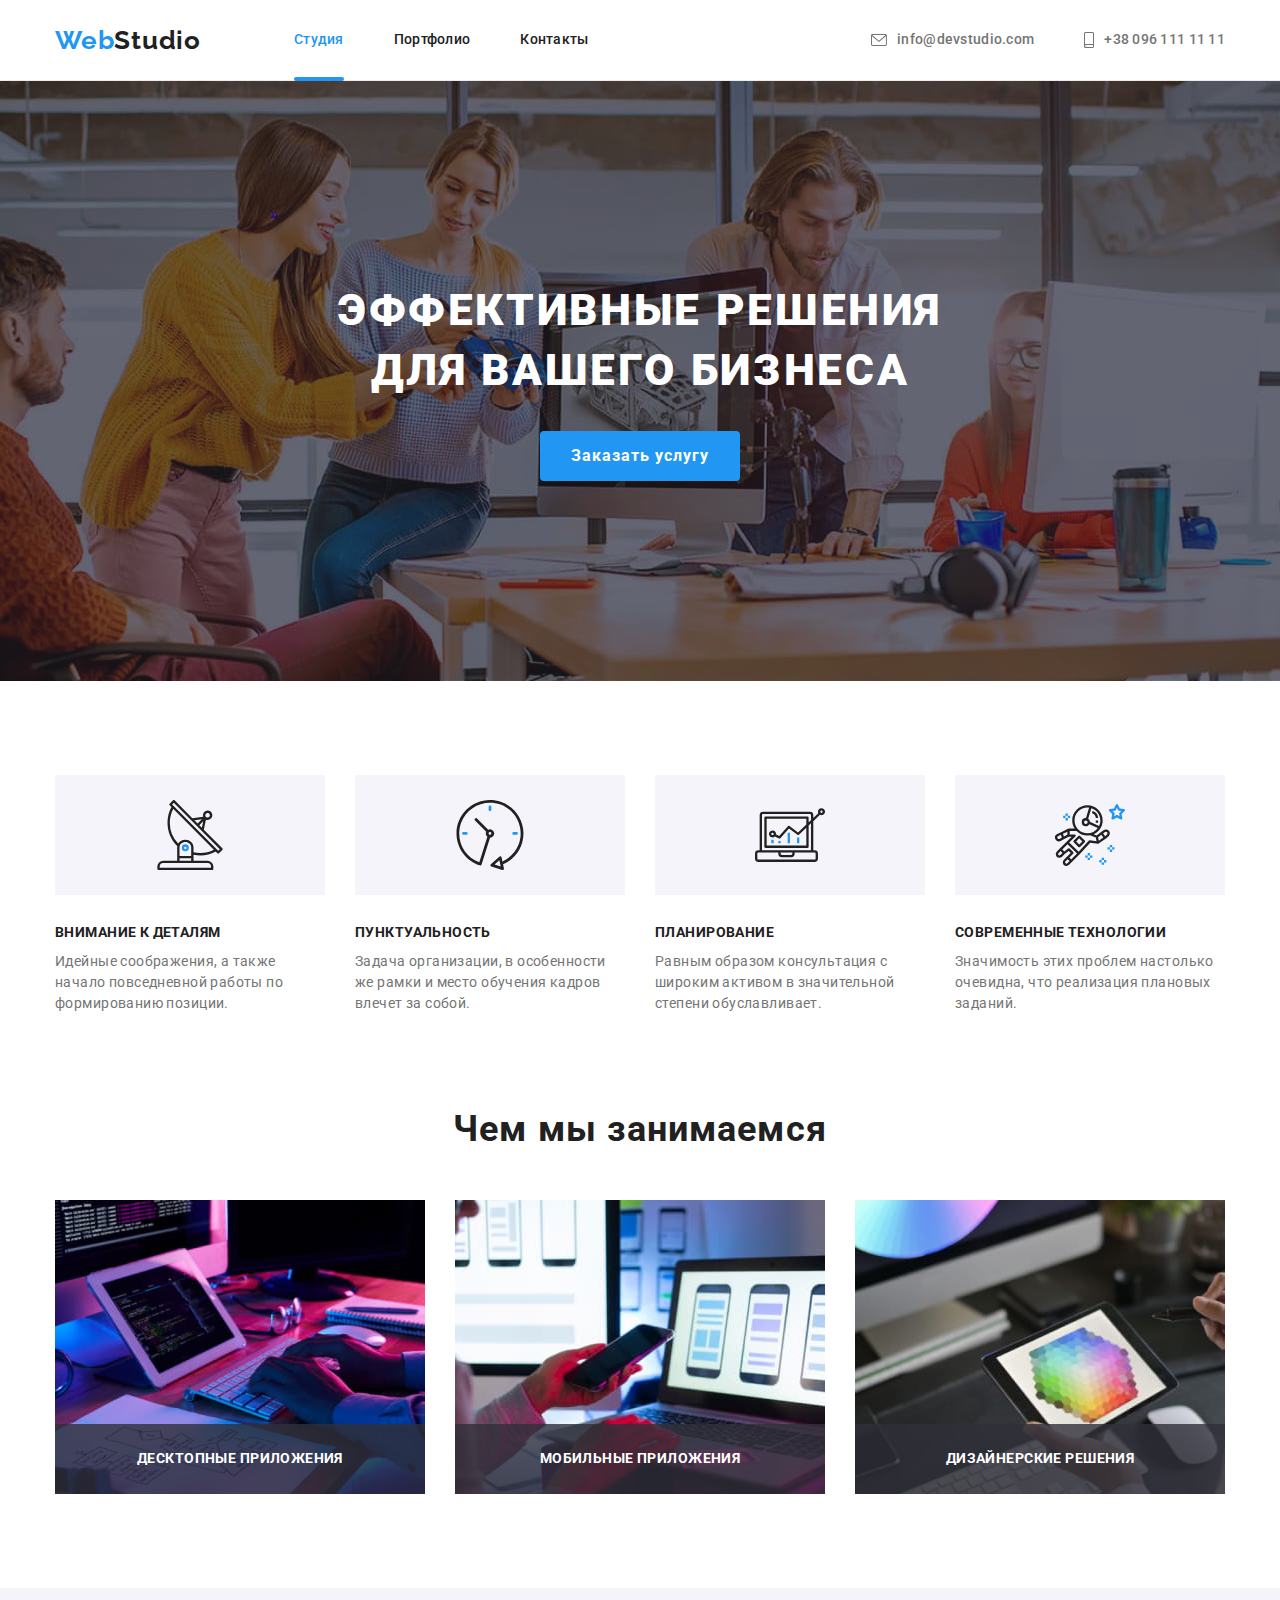
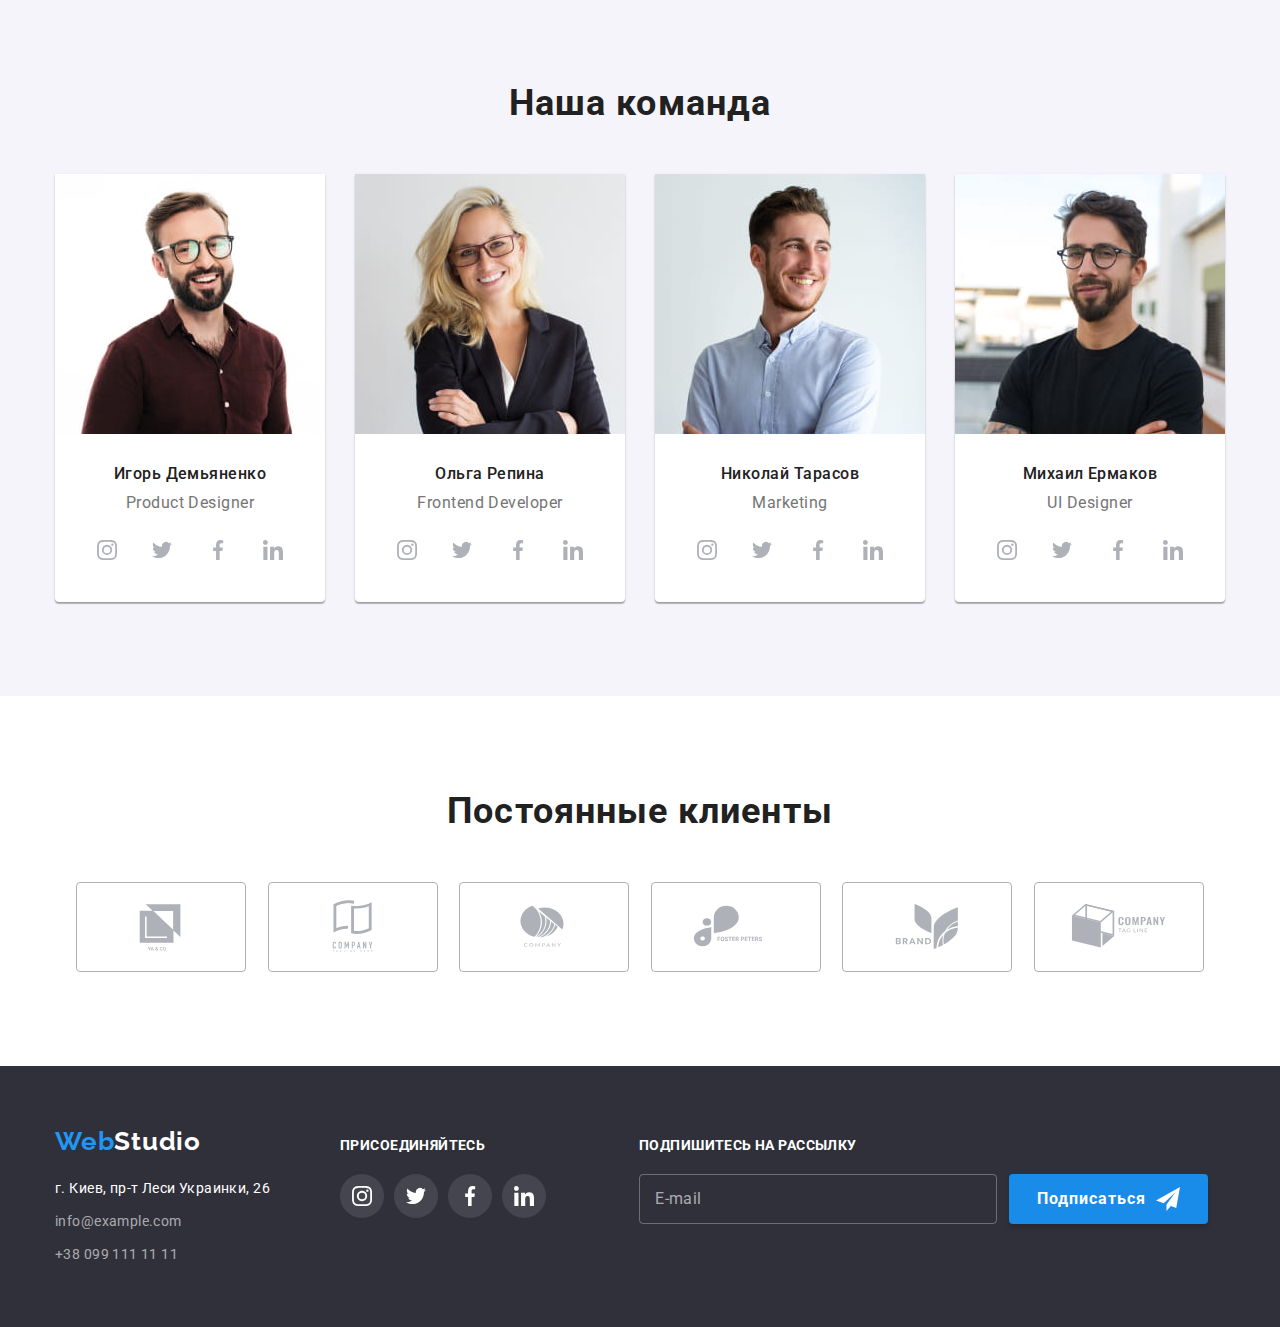
<file: index.html>
<!DOCTYPE html>
<html lang="ru">
<head>
    <meta charset="UTF-8">
    <meta http-equiv="X-UA-Compatible" content="IE=edge">
    <meta name="viewport" content="width=device-width, initial-scale=1.0">
    <title>студия</title>
    <link rel="preconnect" href="https://fonts.googleapis.com">
<link rel="preconnect" href="https://fonts.gstatic.com" crossorigin>
<link href="https://fonts.googleapis.com/css2?family=Raleway:wght@700&family=Roboto:wght@400;500;700;900&display=swap" rel="stylesheet">
<link rel="stylesheet" href="https://cdnjs.cloudflare.com/ajax/libs/modern-normalize/1.1.0/modern-normalize.min.css">
<link rel="stylesheet" href="./css/main.min.css">
</head>
<!--body-section--> 
<body class="body-page">
   <!--header-section-->  
  <header class="header">
<div class="container header__container">
        <nav class="header__nav">
<a class="full-logo header__logo " href="https//www.webstudio.ua" 
 title="https//www.webstudio.ua" target=_self> 
    <span class="header__logo-part--web">Web</span>Studio</a>
    
        <ul class="header__site-nav">
        
        <li class="header__site-nav-item"><a class="header__site-nav-link header__site-nav-link-now-on" href="./index.html"> Студия </a></li>
        <li class="header__site-nav-item"><a class="header__site-nav-link" href="./portfolio.html"> Портфолио </a></li>
        <li class="header__site-nav-item"><a class="header__site-nav-link" href="#contacts-footer"> Контакты </a></li>
            
        </ul>
    </nav>
        <ul class="header__contacts-nav">

        <li class="header__contacts-item"><a class="header__contacts-item-link" href=mailto:info@devstudio.com title="info@devstudio.com"><svg class="header__contacts-item-icon-email" width="16" height="12">
                  <use href="./images/sprite.svg#envelope">
                  </use>
                </svg> info@devstudio.com </a></li>
        <li class="header__contacts-item"><a class="header__contacts-item-link" href=tel:+380961111111  title="call-us"><svg class="header__contacts-item-icon-phone" width="10" height="16">
                  <use href="./images/sprite.svg#smartphone">
                  </use>
                </svg> +38 096 111 11 11 </a></li>
            
        </ul>

</div>
    </header><!---end-of-header-section--> 
       
    <main>  <!--start-of-main-section-->
<section class="hero hero__background"> 
    <div class="container hero__container">
<h1 class="hero__title">Эффективные решения для вашего бизнеса</h1>


<button class="hero__button " type="button"  name="order-service" data-open-modal>Заказать услугу</button>
<div class="hero__backdrop is-hidden" data-backdrop>
  <div class="hero__modal">
     <button class="hero__modal-close" data-close-modal>
                  <svg class="hero__modal-close-icon" width="11" height="11">
                    <use href="./images/sprite.svg#modal-close-button">
                    </use>
                  </svg>
    </button>
    <div class="form">
      <p class="form__title">Оставьте свои данные, мы вам перезвоним</p>
      <form class="modal-form">
        <label class="form__label">
        <span class="form__name">Имя</span>
        <input class="form__input" type="text" name="name" id="name"/>
      <svg class="form__logo" width="18" height="18">
       <use href="./images/sprite.svg#person-logo"></use></svg></label>

        <label class="form__label"><span class="form__name">Телефон</span>
        <input class="form__input" type="tel" name="tel" id="tel"/>
        <svg class="form__logo" width="18" height="18">
       <use href="./images/sprite.svg#phone-logo"></use></svg></label>

        <label class="form__label"><span class="form__name">Почта</span>
        <input class="form__input" type="email" name="mail" id="mail"/><svg class="form__logo" width="18" height="18">
       <use href="./images/sprite.svg#email-logo"></use></svg></label>

        <label class="form__label"><span class="form__name coments">Комментарий</span>
        <textarea class="form__text" name="coments" placeholder="Введите текст"></textarea></label>

      <label class="form__agreement">
        <input class="form__agreement-checkbox" type="checkbox" name="agreement" value="agreement" />
        <span class="form__agreement-text">Соглашаюсь с рассылкой и принимаю&nbsp;
          <a class="form__agreement-link" href="">Условия договора</a></span>
         
    
    </label>
       <button class="form__submit-button" type="submit">Отправить</button>
  
        



      </form>
    </div>
  </div>
</div>
</div>
</section> 

<section class="goals">
    <div class="container goals__container">
        <h2 class="hidden">our-goals</h2> <!--hide-when-styling-->
   <ul class="goals__list list">
        <li class="goals__item">
            <div class="goals__thumb">
                <svg class="goals__icon" width="70" height="70">
                  <use  href="./images/sprite.svg#antenna" >
                  </use>
                </svg>
              </div>
            <h3 class="goals__title" >Внимание к деталям </h3>
            <p class="goals__description">Идейные соображения, а также начало повседневной работы по формированию позиции.</p>
        </li>
        
        <li class="goals__item">
            <div class="goals__thumb">
                <svg class="goals__icon" width="70" height="70">
                  <use  href="./images/sprite.svg#clock" >
                  </use>
                </svg>
              </div>
            <h3 class="goals__title">Пунктуальность </h3>
            <p class="goals__description">Задача организации, в особенности же рамки и место обучения кадров влечет за собой.</p>
        </li>

        <li class="goals__item">
            <div class="goals__thumb">
                <svg class="goals__icon" width="70" height="70">
                  <use  href="./images/sprite.svg#diagram" >
                  </use>
                </svg>
              </div>
            <h3 class="goals__title"> Планирование </h3>
            <p class="goals__description">Равным образом консультация с широким активом в значительной степени обуславливает.</p>
        </li>
        
        <li class="goals__item">
            <div class="goals__thumb">
                <svg class="goals__icon" width="70" height="70">
                  <use  href="./images/sprite.svg#astronaut" >
                  </use>
                </svg>
              </div>
            <h3 class="goals__title">Современные технологии</h3>
            <p class="goals__description">Значимость этих проблем настолько очевидна, что реализация плановых заданий.</p>
        </li>

    </ul>
    </div>
</section>
<section class="offers">
    <div class="offers__container container">
    <h2 class="offers__title"> Чем мы занимаемся </h2>
<ul class="offers__list">
            <li class="offers__item">
              <img class="offers__image" src="./images/coding.jpg" alt="coding" width="370">
              <div class="offers__sign-container">
                <p class="offers__sign" >Десктопные приложения</p></div>
            </li>
            <li class="offers__item">
              <img  class="offers__image" src="./images/app-design.jpg" alt="app-design" width="370">
              <div class="offers__sign-container">
                <p class="offers__sign" >Мобильные приложения</p></div>
            </li>
            <li class="offers__item">
              <img class="offers__image" src="./images/design.jpg" alt="design" width="370">
            <div class="offers__sign-container">
                <p class="offers__sign">Дизайнерские решения</p></div>
            </li>
    
</ul>
</div>
</section>

<section class="team "> 
<div class="team__container container ">
<h2 class="team__title "> Наша команда </h2> 
<ul class="team__list  list"> 
    
        <li class="team__item "> 
            <img class="team__photo" src="./images/demianenko.jpg" alt="igor-demianenko" width="270" >
            <div class="team__content">
            <h3 class="team__name">Игорь Демьяненко</h3>
            <p class="team__position">Product Designer</p>
            <ul class="team__socials">
                  <li class="team__socials-item">
                    <a href="***" class="team__socials-link" aria-label="instagram">
                    <svg class="team__socials-logo" width="20" height="20">
                      <use href="./images/sprite.svg#instagram-main" ></use>
                    </svg>
                    </a>
                  </li>
                  <li class="team__socials-item">
                    <a href="***" class="team__socials-link" aria-label="twitter">
                    <svg class="team__socials-logo" width="20" height="20">
                      <use href="./images/sprite.svg#twitter-main" ></use>
                    </svg>
                    </a>
                  </li>
                  <li class="team__socials-item">
                    <a href="***" class="team__socials-link" aria-label="facebook">
                    <svg class="team__socials-logo" width="20" height="20">
                      <use href="./images/sprite.svg#facebook-main" ></use>
                    </svg>
                    </a>
                  </li>
                  <li class="team__socials-item">
                    <a href="***" class="team__socials-link" aria-label="linkedin">
                    <svg class="team__socials-logo" width="20" height="20">
                      <use href="./images/sprite.svg#linkedin-main" ></use>
                    </svg>
                    </a>
                  </li>
                </ul>
            </div>
            
        </li>
        
        <li class="team__item">
            <img class="team__photo" src="./images/repina.jpg" alt="olga-repina" width="270" >
            <div class="team__content">
            <h3 class="team__name">Ольга Репина</h3>
            <p class="team__position">Frontend Developer</p>
            <ul class="team__socials">
                  <li class="team__socials-item">
                    <a href="***" class="team__socials-link" aria-label="instagram">
                    <svg class="team__socials-logo" width="20" height="20">
                      <use href="./images/sprite.svg#instagram-main" ></use>
                    </svg>
                    </a>
                  </li>
                  <li class="team__socials-item">
                    <a href="***" class="team__socials-link" aria-label="twitter">
                    <svg class="team__socials-logo" width="20" height="20">
                      <use href="./images/sprite.svg#twitter-main" ></use>
                    </svg>
                    </a>
                  </li>
                  <li class="team__socials-item">
                    <a href="***" class="team__socials-link" aria-label="facebook">
                    <svg class="team__socials-logo" width="20" height="20">
                      <use href="./images/sprite.svg#facebook-main" ></use>
                    </svg>
                    </a>
                  </li>
                  <li class="team__socials-item">
                    <a href="***" class="team__socials-link" aria-label="linkedin">
                    <svg class="team__socials-logo" width="20" height="20">
                      <use href="./images/sprite.svg#linkedin-main" ></use>
                    </svg>
                    </a>
                  </li>
                </ul>
            </div>
        </li>
        
        <li class="team__item">
            <img class="team__photo" src="./images/tarasov.jpg" alt="nikolay-tarasov" width="270" >
            <div class="team__content">
            <h3 class="team__name">Николай Тарасов</h3>
            <p class="team__position">Marketing</p>
           <ul class="team__socials">
                  <li class="team__socials-item">
                    <a href="***" class="team__socials-link" aria-label="instagram">
                    <svg class="team__socials-logo" width="20" height="20">
                      <use href="./images/sprite.svg#instagram-main" ></use>
                    </svg>
                    </a>
                  </li>
                  <li class="team__socials-item">
                    <a href="***" class="team__socials-link" aria-label="twitter">
                    <svg class="team__socials-logo" width="20" height="20">
                      <use href="./images/sprite.svg#twitter-main" ></use>
                    </svg>
                    </a>
                  </li>
                  <li class="team__socials-item">
                    <a href="***" class="team__socials-link" aria-label="facebook">
                    <svg class="team__socials-logo" width="20" height="20">
                      <use href="./images/sprite.svg#facebook-main" ></use>
                    </svg>
                    </a>
                  </li>
                  <li class="team__socials-item">
                    <a href="***" class="team__socials-link" aria-label="linkedin">
                    <svg class="team__socials-logo" width="20" height="20">
                      <use href="./images/sprite.svg#linkedin-main" ></use>
                    </svg>
                    </a>
                  </li>
                </ul>
            </div>
        </li>
        
        <li class="team__item">
            <img class="team__photo" src="./images/ermakov.jpg" alt="myhail-ermakov" width="270" >
            <div class="team__content">
            <h3 class="team__name">Михаил Ермаков</h3>   
            <p class="team__position">UI Designer</p>
            <ul class="team__socials">
                  <li class="team__socials-item">
                    <a href="***" class="team__socials-link" aria-label="instagram">
                    <svg class="team__socials-logo" width="20" height="20">
                      <use href="./images/sprite.svg#instagram-main" ></use>
                    </svg>
                    </a>
                  </li>
                  <li class="team__socials-item">
                    <a href="***" class="team__socials-link" aria-label="twitter">
                    <svg class="team__socials-logo" width="20" height="20">
                      <use href="./images/sprite.svg#twitter-main" ></use>
                    </svg>
                    </a>
                  </li>
                  <li class="team__socials-item">
                    <a href="***" class="team__socials-link" aria-label="facebook">
                    <svg class="team__socials-logo" width="20" height="20">
                      <use href="./images/sprite.svg#facebook-main" ></use>
                    </svg>
                    </a>
                  </li>
                  <li class="team__socials-item">
                    <a href="***" class="team__socials-link" aria-label="linkedin">
                    <svg class="team__socials-logo" width="20" height="20">
                      <use href="./images/sprite.svg#linkedin-main" ></use>
                    </svg>
                    </a>
                  </li>
                </ul>
            </div>
        </li>
    
</ul>
</div>
</section>

<section class="client__container container"> <!--start-of-happy-clients-section-->
          <h2 class="client__title">Постоянные клиенты</h2>
          <ul class="client__list">
          <li class="client__item">
          <a href="***" class="client__link">
          <svg class="client__logo" width=106px height=60px aria-label="happy-clients-site">
          <use href="./images/sprite.svg#company1"></use>
                </svg>
              </a>

            </li>
            <li class="client__item">
          <a href="***" class="client__link">
          <svg class="client__logo" width=106px height=60px aria-label="happy-clients-site">
          <use href="./images/sprite.svg#company2"></use>
                </svg>
              </a>

            </li>
            <li class="client__item">
          <a href="***" class="client__link">
          <svg class="client__logo" width=106px height=60px aria-label="happy-clients-site">
          <use href="./images/sprite.svg#company3"></use>
                </svg>
              </a>

            </li>
            <li class="client__item">
          <a href="***" class="client__link">
          <svg class="client__logo" width=106px height=60px aria-label="happy-clients-site">
          <use href="./images/sprite.svg#company4"></use>
                </svg>
              </a>

            </li>
            <li class="client__item">
          <a href="***" class="client__link">
          <svg class="client__logo" width=106px height=60px aria-label="happy-clients-site">
          <use href="./images/sprite.svg#company5"></use>
          </svg>
              </a>

            </li>
            <li class="client__item">
          <a href="***" class="client__link">
          <svg class="client__logo" width=106px height=60px aria-label="happy-clients-site">
          <use href="./images/sprite.svg#company6"></use>
                </svg>
              </a>

            </li>
          </ul>

        


</section> <!--end-of-happy-clients-section-->

</main>  <!--end-of-main-section-->
<footer class="footer" id="contacts-footer"> <!--start-of-footer-section-->
<div class="container footer-container">
    <div class="footer__contacts"><a class=" full-logo footer__logo" href=https//www.webstudio.ua  rel=main-page title="https//www.webstudio.ua" target=_self>
<span class="footer__logo-part--web">Web</span>Studio</a>
<address class="footer__adress">
<a class="footer__direction" href="https://goo.gl/maps/tFxmUeuUoGnNRpn7A" title="location" target="_blank" rel="noopener noreferrer"> г. Киев, пр-т Леси Украинки, 26 </a>
<a class="footer__mail-link" href=mailto:info@example.com title="info@example.com"> info@example.com </a>
<a class="footer__call-link" href=tel:+380991111111 title="call-us"> +38 099 111 11 11 </a>
</address>
</div> 
 <div class="footer__social-networks">
        <h2 class="footer__title">присоединяйтесь</h2>
          <ul class="footer__socials-list">
            <li class="footer__socials-item"> 
              <a href="***" class="footer__socials-link" aria-label="instagram">
                <svg class="footer__socials-icon" width="20" height="20">
                  <use href="./images/sprite.svg#instagram-footer"></use>
                </svg>
              </a>
            </li>
            <li class="footer__socials-item">
              <a href="***" class="footer__socials-link" aria-label="twitter">
                <svg class="footer__socials-icon" width="20" height="20">
                  <use href="./images/sprite.svg#twitter-footer"></use>
                </svg>
              </a>
            </li>
            <li class="footer__socials-item">
              <a href="***" class="footer__socials-link" aria-label="facebook">
                <svg class="footer__socials-icon" width="20" height="20">
                  <use href="./images/sprite.svg#facebook-footer"></use>
                </svg>
              </a>
            </li>
            <li class="footer__socials-item">
              <a href="#" class="footer__socials-link" aria-label="linkedin">
                <svg class="footer__socials-icon" width="20" height="20">
                  <use href="./images/sprite.svg#linkedin-footer"></use>
                </svg>
              </a>
            </li>
          </ul>

        </div>
        <div class="footer__signup">
            <p class="footer__title">Подпишитесь на рассылку</p>
            <form class="footer__form">
                              <input class="footer__form-input" type="email" name="email" placeholder="E-mail" />
                            <button class="footer__button" type="submit">
                Подписаться
                <svg class="footer__button-logo" width="24px" height="24px">
                  <use href="./images/sprite.svg#send-footer"></use>
                </svg>
              </button>
            </form>
          </div>
        </div>

</footer><!--end-of-footer-section--><!--end-of-footer-section-->
<script src="./modal.js"></script>
</body>
</html>
</file>
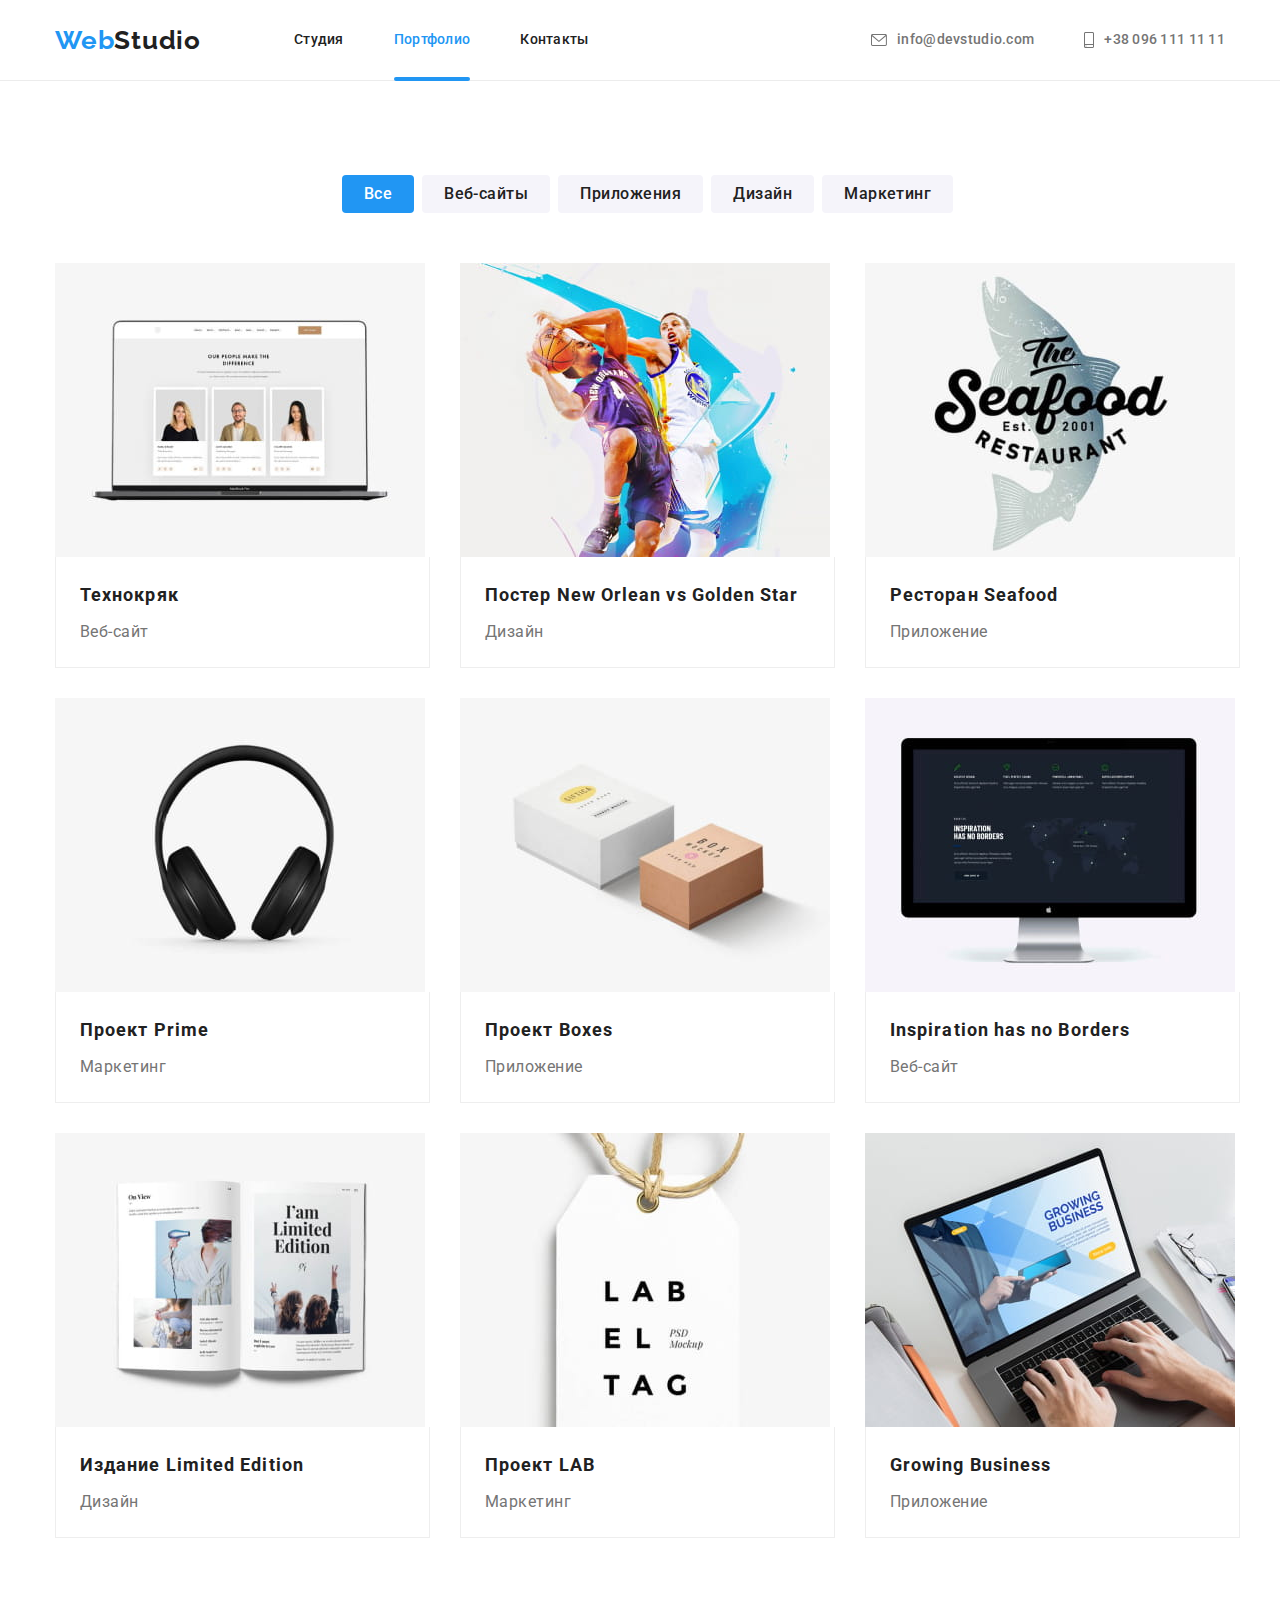
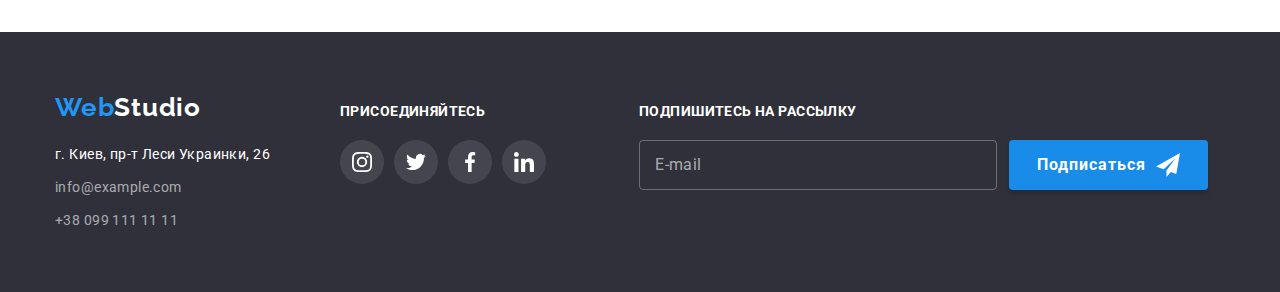
<file: portfolio.html>
<!DOCTYPE html>
<html lang="ru">
<head>
<meta charset="UTF-8" />
<meta http-equiv="X-UA-Compatible" content="IE=edge" />
<meta name="viewport" content="width=device-width, initial-scale=1.0"/>
<title>студия</title>
<link rel="preconnect" href="https://fonts.googleapis.com">
<link rel="preconnect" href="https://fonts.gstatic.com" crossorigin>
<link href="https://fonts.googleapis.com/css2?family=Raleway:wght@700&family=Roboto:wght@400;500;700;900&display=swap" rel="stylesheet">
<link rel="stylesheet" href="https://cdnjs.cloudflare.com/ajax/libs/modern-normalize/1.1.0/modern-normalize.min.css">
<link rel="stylesheet" href="./css/styles.css" />
</head>
<body>
<!--header-section-->  
  <header class="header">
<div class="container header__container">
        <nav class="header__nav">
<a class="full-logo header__logo " href="https//www.webstudio.ua" 
 title="https//www.webstudio.ua" target=_self> 
    <span class="header__logo-part--web">Web</span>Studio</a>
    
        <ul class="header__site-nav">
        
        <li class="header__site-nav-item"><a class="header__site-nav-link " href="./index.html"> Студия </a></li>
        <li class="header__site-nav-item"><a class="header__site-nav-link header__site-nav-link-now-on" href="./portfolio.html"> Портфолио </a></li>
        <li class="header__site-nav-item"><a class="header__site-nav-link" href="#contacts-footer"> Контакты </a></li>
            
        </ul>
    </nav>
        <ul class="header__contacts-nav">

        <li class="header__contacts-item"><a class="header__contacts-item-link" href=mailto:info@devstudio.com title="info@devstudio.com"><svg class="header__contacts-item-icon-email" width="16" height="12">
                  <use href="./images/sprite.svg#envelope">
                  </use>
                </svg> info@devstudio.com </a></li>
        <li class="header__contacts-item"><a class="header__contacts-item-link" href=tel:+380961111111  title="call-us"><svg class="header__contacts-item-icon-phone" width="10" height="16">
                  <use href="./images/sprite.svg#smartphone">
                  </use>
                </svg> +38 096 111 11 11 </a></li>
            
        </ul>

</div>
    </header><!---end-of-header-section--> 
       

<main> <!--start-of-main-section-->
<section class="portfolio">
    <div class="container portfolio-container">
<ul class="portfolio__buttons-list list">
<li class="portfolio__buttons-list-item"> <button class="portfolio__button all" type="button">Все</button> </li>
<li class="portfolio__buttons-list-item"> <button class="portfolio__button" type="button">Веб-сайты </button> </li>
<li class="portfolio__buttons-list-item"> <button class="portfolio__button" type="button">Приложения</button> </li>
<li class="portfolio__buttons-list-item"> <button class="portfolio__button" type="button">Дизайн </button> </li>
<li class="portfolio__buttons-list-item"> <button class="portfolio__button" type="button">Маркетинг</button></li>
</ul>

<h2 class="hidden">our-projects</h2> <!--hide-when-styling-->
                                
<ul class="portfolio__list list">
<li class="portfolio__item">
<a class="porfolio__link" href="***"><div class="portfolio__card">
  <img class="portfolio__image" src="./images/tehnokryak.jpg" alt="tehnokryak" width="370"/>
<div class="portfolio__overlay">Технокряк это современная площадка распространения коронавируса. Компании используют эту платформу для цифрового шпионажа и атак на защищённые сервера конкурентов.</div>
</div>
<div class="portfolio__content"><h3 class="portfolio__title">Технокряк</h3>
<p class="portfolio__description">Веб-сайт</p>
</div>
</a>

</li>

<li class="portfolio__item">
<a class="porfolio__link" href="***"><div class="portfolio__card">
  <img class="portfolio__image" src="./images/basketball.jpg" alt="basketball" width="370"/>
<div class="portfolio__overlay">Технокряк это современная площадка распространения коронавируса. Компании используют эту платформу для цифрового шпионажа и атак на защищённые сервера конкурентов.</div>
</div>  
<div class="portfolio__content">
  <h3 class="portfolio__title" >Постер New Orlean vs Golden Star </h3>
<p class="portfolio__description">Дизайн</p>
</div>
</a>
</li>

<li class="portfolio__item"> 
<a class="porfolio__link" href="***"><div class="portfolio__card">
  <img class="portfolio__image" src="./images/seafood.jpg" alt="seafood" width="370"/>
<div class="portfolio__overlay">Технокряк это современная площадка распространения коронавируса. Компании используют эту платформу для цифрового шпионажа и атак на защищённые сервера конкурентов.</div>
</div> 
  <div class="portfolio__content">
    <h3 class="portfolio__title" >Ресторан Seafood</h3>
<p class="portfolio__description" >Приложение</p>
</div>
</a>

</li>

<li class="portfolio__item">
<a class="porfolio__link" href="***"><div class="portfolio__card">
  <img class="portfolio__image" src="./images/earphones.jpg" alt="earphones" width="370"/>
<div class="portfolio__overlay">Технокряк это современная площадка распространения коронавируса. Компании используют эту платформу для цифрового шпионажа и атак на защищённые сервера конкурентов.</div>
</div> 
  <div class="portfolio__content">
    <h3 class="portfolio__title">Проект Prime</h3>
<p class="portfolio__description">Маркетинг</p>
</div>
</a>
</li>

<li class="portfolio__item">
<a class="porfolio__link" href="***"><div class="portfolio__card">
  <img class="portfolio__image" src="./images/boxes.jpg" alt="boxes" width="370"/>
<div class="portfolio__overlay">Технокряк это современная площадка распространения коронавируса. Компании используют эту платформу для цифрового шпионажа и атак на защищённые сервера конкурентов.</div>
</div> 
  <div class="portfolio__content">
    <h3 class="portfolio__title">Проект Boxes</h3>
<p class="portfolio__description">Приложение</p>
</div>
</a>
</li>

<li class="portfolio__item">
<a class="porfolio__link" href="***"><div class="portfolio__card">
  <img class="portfolio__image" src="./images/inspiration-web.jpg" alt="inspiration-web" width="370"/>
<div class="portfolio__overlay">Технокряк это современная площадка распространения коронавируса. Компании используют эту платформу для цифрового шпионажа и атак на защищённые сервера конкурентов.</div>
</div> 
  <div class="portfolio__content">
    <h3 class="portfolio__title">Inspiration has no Borders </h3>
<p class="portfolio__description">Веб-сайт</p>
</div>
</a>
</li>

<li class="portfolio__item">
<a class="porfolio__link" href="***"><div class="portfolio__card">
  <img class="portfolio__image" src="./images/limited-edition.jpg" alt="limited-edition" width="370"/>
<div class="portfolio__overlay">Технокряк это современная площадка распространения коронавируса. Компании используют эту платформу для цифрового шпионажа и атак на защищённые сервера конкурентов.</div>
</div> 
  <div class="portfolio__content">
    <h3 class="portfolio__title">Издание Limited Edition</h3>
<p class="portfolio__description">Дизайн</p>
</div>
</a>
</li>

<li class="portfolio__item">
  <a class="porfolio__link" href="***"><div class="portfolio__card">
    <img class="portfolio__image" src="./images/lab-project.jpg" alt="lab-project" width="370"/>
<div class="portfolio__overlay">Технокряк это современная площадка распространения коронавируса. Компании используют эту платформу для цифрового шпионажа и атак на защищённые сервера конкурентов.</div>
</div> 
    <div class="portfolio__content">
      <h3 class="portfolio__title">Проект LAB</h3>
<p class="portfolio__description">Маркетинг</p>
</div>
</a>
</li>

<li class="portfolio__item">
<a class="porfolio__link" href="***"><div class="portfolio__card">
  <img class="portfolio__image" src="./images/growing-app.jpg" alt="growing-app" width="370"/>
<div class="portfolio__overlay">Технокряк это современная площадка распространения коронавируса. Компании используют эту платформу для цифрового шпионажа и атак на защищённые сервера конкурентов.</div>
</div> 
  <div class="portfolio__content">
    <h3 class="portfolio__title">Growing Business</h3>
<p class="portfolio__description">Приложение</p>
</div>
</a>
</li>

</ul>
</div>
</section>

</main>  <!--end-of-main-section-->
<footer class="footer" id="contacts-footer"> <!--start-of-footer-section-->
<div class="container footer-container">
    <div class="footer__contacts"><a class=" full-logo footer__logo" href=https//www.webstudio.ua  rel=main-page title="https//www.webstudio.ua" target=_self>
<span class="footer__logo-part--web">Web</span>Studio</a>
<address class="footer__adress">
<a class="footer__direction" href="https://goo.gl/maps/tFxmUeuUoGnNRpn7A" title="location" target="_blank" rel="noopener noreferrer"> г. Киев, пр-т Леси Украинки, 26 </a>
<a class="footer__mail-link" href=mailto:info@example.com title="info@example.com"> info@example.com </a>
<a class="footer__call-link" href=tel:+380991111111 title="call-us"> +38 099 111 11 11 </a>
</address>
</div> 
 <div class="footer__social-networks">
        <h2 class="footer__title">присоединяйтесь</h2>
          <ul class="footer__socials-list">
            <li class="footer__socials-item"> 
              <a href="***" class="footer__socials-link" aria-label="instagram">
                <svg class="footer__socials-icon" width="20" height="20">
                  <use href="./images/sprite.svg#instagram-footer"></use>
                </svg>
              </a>
            </li>
            <li class="footer__socials-item">
              <a href="***" class="footer__socials-link" aria-label="twitter">
                <svg class="footer__socials-icon" width="20" height="20">
                  <use href="./images/sprite.svg#twitter-footer"></use>
                </svg>
              </a>
            </li>
            <li class="footer__socials-item">
              <a href="***" class="footer__socials-link" aria-label="facebook">
                <svg class="footer__socials-icon" width="20" height="20">
                  <use href="./images/sprite.svg#facebook-footer"></use>
                </svg>
              </a>
            </li>
            <li class="footer__socials-item">
              <a href="#" class="footer__socials-link" aria-label="linkedin">
                <svg class="footer__socials-icon" width="20" height="20">
                  <use href="./images/sprite.svg#linkedin-footer"></use>
                </svg>
              </a>
            </li>
          </ul>

        </div>
        <div class="footer__signup">
            <p class="footer__title">Подпишитесь на рассылку</p>
            <form class="footer__form">
                              <input class="footer__form-input" type="email" name="email" placeholder="E-mail" />
                            <button class="footer__button" type="submit">
                Подписаться
                <svg class="footer__button-logo" width="24px" height="24px">
                  <use href="./images/sprite.svg#send-footer"></use>
                </svg>
              </button>
            </form>
          </div>
        </div>

</footer><!--end-of-footer-section--><!--end-of-footer-section-->
</body>
</html>
</file>
<file: css/styles.css>
/*
Raleway 700 normal
Roboto 400 normal
Roboto 500 normal
Roboto 700 normal
Roboto 900 normal
*/
:root {
        --color-ffffff: #ffffff;
        --color-2196f3: #2196f3;
        --color-212121: #212121;
        --color-757575: #757575;
        --color-2f303a: #2f303a;
        --color-e5e5e5: #e5e5e5;
        --color-f5f4fa: #f5f4fa;
        --color-afb1b8: #afb1b8;
        --color-188CE8: #188ce8;
        --color-rgba25525525501: rgba(255, 255, 255, 0.1);
        --color-rgba-255-255-255-06: rgba(255, 255, 255, 0.6);
        --color-rgba-255-255-255-03: rgba(255, 255, 255, 0.3);
        --color-rgba-0-0-0-015: rgba(0, 0, 0, 0.15);
        --transition-duration: 0.25s;
        --transition-timing-function: cubic-bezier(0.4, 0, 0.2, 1);
        --backdrop-background: rgba(0, 0, 0, 0.5);
}
/*body-overal-styles*/
body {
        background-color: var(--color-ffffff);
        color: var(--color-757575);
        font-family: "Roboto", sans-serif;
        font-weight: 400;
        font-size: 14px;
}
a {
        text-decoration: none;
}

img {
        display: block;
        max-width: 100%;
        height: auto;
}

ul {
        list-style: none;
        margin: 0px;
        padding: 0px;
}

.button {
        cursor: pointer;
}

.container {
        width: 1200px;
        margin-left: auto;
        margin-right: auto;
        padding-left: 15px;
        padding-left: 15px;
}

.hidden {
        position: absolute;
        width: 1px;
        height: 1px;
        margin: -1px;
        border: 0;
        padding: 0;
        white-space: nowrap;
        clip-path: inset(100%);
        clip: rect(0 0 0 0);
        overflow: hidden;
}

/*header-styles*/

.header {
        border-bottom: 1px solid #ececec;
}

.header__container {
        width: 1200px;
        margin-left: auto;
        margin-right: auto;
        /*padding-left: 15px;
        padding-right: 15px;*/
        padding: 0 15px;
        display: flex;
        justify-content: space-between;
}

/*logo-styles-section*/

.header__logo {
        display: block;
        margin-right: 93px;
}

.full-logo {
        font-family: "Raleway", sans-serif;
        font-weight: 700;
        font-size: 26px;
        line-height: 1.19;
        letter-spacing: 0.03em;
        color: var(--color-212121);
}

.header__logo-part--web {
        color: var(--color-2196f3);
}

/*logo-styles-section*/

/*section-of-navigation-styles*/
.header__site-nav-link {
        font-weight: 500;
        font-size: 14px;
        line-height: 1.14;
        letter-spacing: 0.02em;
        color: var(--color-212121);
        display: block;
        transition: color var(--transition-duration)
                var(--transition-timing-function);
}
.header__site-nav-link:hover {
        color: var(--color-2196f3);
}

.header__site-nav-link,
.header__contacts-item-link {
        padding-top: 32px;
        padding-bottom: 32px;
        display: block;
}

.header__site-nav-item,
.header__contacts-item {
        margin-right: 50px;
}

.header__nav {
        display: flex;
        align-items: center;
}

.header__site-nav-item:last-child,
.header__contacts-item:last-child {
        margin-right: 0;
}

.header__site-nav {
        display: flex;
}
/*section-of-navigation-styles*/

/*section-of-navigation-styles*/

.header__contacts-nav {
        display: flex;
        align-items: center;
}

.header__contacts-item-link {
        font-weight: 500;
        font-size: 14px;
        line-height: 1.14;
        letter-spacing: 0.02em;
        color: var(--color-757575);
        display: flex;
        align-items: center;
        transition: color var(--transition-duration)
                var(--transition-timing-function);
}
.header__contacts-item-link:hover {
        color: var(--color-2196f3);
}

.header__contacts-item-icon-email,
.header__contacts-item-icon-phone {
        fill: currentColor;
        margin-right: 10px;
}

.header__site-nav-link-now-on {
        color: var(--color-2196f3);
        position: relative;
}

.header__site-nav-link-now-on::after {
        content: " ";
        position: absolute;
        display: block;
        width: 100%;
        height: 4px;
        border-radius: 2px;
        background-color: var(--color-2196f3);
        bottom: -1px;
}

/*makes link and button an active on needed page */

/*section-of-navigation-styles*/

/*
.nav-link, .header-contacts a {color: var(--nav-link-color); }
a[href="./index.html"]:hover, 
a[href="./portfolio.html"]:hover,
a[href="#contacts-footer"]:hover,
a[href="mailto:info@devstudio.com"]:hover,
a[href="tel:+380961111111"]:hover
{color: var(--hover-color);background-color: var(--hover-color);}

a[href="./index.html"]:focus, 
a[href="./portfolio.html"]:focus,
a[href="#contacts-footer"]:focus,
a[href="mailto:info@devstudio.com"]:focus,
a[href="tel:+380961111111"]:focus
 {color:var(--focus-color);}*/

/*hero-section*/
.hero {
        background-color: var(--color-2f303a);
        padding-top: 200px;
        padding-bottom: 200px;
        text-align: center;
}
.hero__title {
        color: var(--color-ffffff);
        text-transform: uppercase;
        font-weight: 900;
        font-size: 44px;
        line-height: 1.36;
        letter-spacing: 0.06em;
        margin-top: 0;
        margin-bottom: 30px;
        margin-left: auto;
        margin-right: auto;
        max-width: 696px;
}

.hero__background {
        background-image: linear-gradient(
                        to right,
                        rgba(47, 48, 58, 0.4),
                        rgba(47, 48, 58, 0.4)
                ),
                url(../images/hero-background.jpg);
        background-repeat: no-repeat;
        background-position: center;
        background-size: cover;
        max-width: 1600px;
        margin-left: auto;
        margin-right: auto;
}

.hero__button {
        color: var(--color-ffffff);
        background-color: var(--color-2196f3);
        font-weight: 700;
        font-size: 16px;
        line-height: 1.88;
        text-align: center;
        letter-spacing: 0.06em;
        width: 200px;
        height: 50px;
        border-radius: 4px;
        border: none;
        cursor: pointer;
        transition: var(--transition-duration) var(--transition-timing-function);
}

/*.hero-button:hover,
.hero-button:focus {
        color: var(--color-2196f3);
        background: var(--color-ffffff);
}*/

/*modal-window*/

.hero__backdrop {
        position: fixed;
        top: 0;
        left: 0;
        width: 100%;
        height: 100%;
        background-color: var(--backdrop-background);
        opacity: 1;
        transition: opacity var(--transition-duration)
                        var(--transition-timing-function),
                visibility var(--transition-duration)
                        var(--transition-timing-function);
}

.is-hidden {
        opacity: 0;
        pointer-events: none;
        visibility: hidden;
}

.hero__modal {
        position: absolute;
        top: 50%;
        left: 50%;
        padding: 40px;
        transform: translate(-50%, -50%);
        width: 528px;
        height: 581px;
        border-radius: 4px;
        transition: transform var(--transition-duration)
                var(--transition-timing-function);
        box-shadow: 0px 1px 3px rgba(0, 0, 0, 0.12),
                0px 1px 1px rgba(0, 0, 0, 0.14), 0px 2px 1px rgba(0, 0, 0, 0.2);
        background-color: var(--color-ffffff);
        z-index: 99;
}

.hero__modal-close {
        display: flex;
        position: absolute;
        top: 8px;
        right: 8px;
        width: 30px;
        height: 30px;
        border-radius: 50%;
        border: 1px solid rgba(0, 0, 0, 0.1);
        background-color: var(--color-ffffff);
        cursor: pointer;
        justify-content: center;
        align-items: center;
}

.hero__modal-close {
        transition: fill var(--transition-duration)
                var(--transition-timing-function);
}

.hero__modal-close:active,
.hero__modal-close:focus {
        outline: none;
}

.hero__modal-close:hover .hero__modal-close-icon {
        fill: var(--color-2196f3);
}
.hero_modal-close:focus .hero__modal-close-icon {
        fill: var(--color-2196f3);
}

.form__title {
        text-align: center;
        margin-top: 0px;
        margin-bottom: 30px;
        color: var(--color-212121);
        font-weight: 700;
        font-size: 20px;
        line-height: 1.15;
        letter-spacing: 0.03em;
}

.modal-form {
        position: relative;
}

.form__label {
        /*display: flex;
        flex-direction: column;
        text-align: left;*/
        display: block;
        position: relative;
        margin-bottom: 28px;
}

.form__label:nth-child(4) {
        margin-bottom: 0px;
}

.form__name {
        position: absolute;
        top: -18px;
        left: 0;
        font-size: 12px;
        letter-spacing: 0.01em;
        line-height: 1.17;
        color: var(--color-757575);
}

.form__input {
        display: block;
        width: 100%;
        height: 40px;
        border: 1px solid rgba(33, 33, 33, 0.2);
        border-radius: 4px;
        font-size: 14px;
        line-height: 1.14;
        letter-spacing: 0.01em;
        padding-left: 42px;
        transition: border-color var(--transition-duration)
                var(--transition-timing-function);
}

.form__input:focus {
        border-color: var(--color-2196f3);
        outline: none;
}

.form__logo {
        position: absolute;
        top: 50%;
        left: 14px;
        transform: translateY(-50%);
        transition: fill var(--transition-duration)
                var(--transition-timing-function);
}

.form__input:focus + .form__logo {
        fill: var(--color-2196f3);
}

.form__text {
        width: 100%;
        height: 120px;
        border: 1px solid rgba(33, 33, 33, 0.2);
        border-radius: 4px;
        padding: 12px 16px 12px 16px;
        /*padding-top: 12px;
        padding-right: 16px;
        padding-bottom: 12px;
        padding-left: 16px;*/
        resize: none;
        font-size: 14px;
        line-height: 1.14;
        letter-spacing: 0.01em;
        transition: border-color var(--transition-duration)
                var(--transition-timing-function);
}

.form__text::placeholder {
        font-size: 14px;
        line-height: 1.14;
        letter-spacing: 0.01em;
        color: rgba(117, 117, 117, 0.5);
}

.form__text:focus {
        outline: none;
        border-color: var(--color-2196f3);
}

.form__agreement {
        display: block;
        margin-bottom: 30px;
}

.form__agreement-text {
        display: flex;
        align-items: center;
        padding-left: 12px;
        font-size: 14px;
        line-height: 1.71;
        letter-spacing: 0.03em;
        color: var(--color-757575);
}

.form__agreement-text::before {
        content: "";
        display: inline-block;
        width: 16px;
        height: 15px;
        margin-right: 8px;
        background-image: url(../images/unchecked.svg);
        background-size: cover;
        border-radius: 2px;
}

.form__agreement-link {
        text-decoration-line: underline;
        color: var(--color-2196f3);
}

.form__agreement-checkbox {
        position: absolute;
        width: 1px;
        height: 1px;
        margin: -1px;
        border: 0;
        padding: 0;

        white-space: nowrap;
        clip-path: inset(100%);
        clip: rect(0 0 0 0);
        overflow: hidden;
}

.form__agreement-checkbox:checked + .form__agreement-text::before {
        background-color: var(--color-2196f3);
        background-image: url(../images/icon_checked.svg);
        background-size: cover;
        border-radius: 2px;
}

.form__submit-button {
        display: block;
        margin: 0 auto;

        font-weight: bold;
        font-size: 16px;
        line-height: 1.88;
        letter-spacing: 0.06em;
        color: #ffffff;
        padding: 10px 55px;

        background-color: var(--color-188CE8);
        box-shadow: 0px 4px 4px rgba(0, 0, 0, 0.15);
        border-radius: 4px;
        border: none;
        cursor: pointer;
}
.form__submit-button:active {
        outline: none;
}

/*our-goals-styling*/
/*hided-h2*/

.goals {
        background-color: var(--color-ffffff);
        padding-top: 94px;
        padding-bottom: 94px;
}

/*hided-h2*/
.visually-hiden {
        position: absolute;
        width: 1px;
        height: 1px;
        margin: -1px;
        border: 0;
        padding: 0;
        white-space: nowrap;
        clip-path: inset(100%);
        clip: rect(0 0 0 0);
        overflow: hidden;
}
/*hided-h2*/

.goals__list {
        display: flex;
        flex-wrap: wrap;

        margin-top: -30px;
        margin-left: -30px;
}

.goals__item {
        flex-basis: calc((100% - 4 * 30px) / 4);
        margin-top: 30px;
        margin-left: 30px;
}

.goals__thumb {
        display: flex;
        align-items: center;
        width: 270px;
        height: 120px;
        margin-bottom: 30px;
        justify-content: center;
        background-color: var(--color-f5f4fa);
}

.goals__title {
        font-size: 14px;
        text-transform: uppercase;
        font-weight: 700;
        line-height: 1.14;
        letter-spacing: 0.03em;
        color: var(--color-212121);
        margin-bottom: 10px;
        margin-top: 0px;
}

.goals__description {
        font-weight: 400;
        font-size: 14px;
        line-height: 1.5;
        letter-spacing: 0.03em;
        color: var(--color-757575);
        margin-top: 0px;
        margin-bottom: 0px;
}

/*our-goals-styling*/

/*what-we-are-doing-styling*/
.offers {
        padding-bottom: 94px;
}
.offers__title {
        font-weight: 700;
        font-size: 36px;
        line-height: 1.17;
        letter-spacing: 0.03em;
        color: var(--color-212121);
        margin-top: 0;
        margin-bottom: 50px;
        text-align: center;
}

.offers__list {
        display: flex;
}

.offers__item {
        position: relative;
        z-index: -1;
}
.offers__item:not(:last-child) {
        margin-right: 30px;
}

.offers__sign-container {
        position: absolute;
        width: 370px;
        height: 70px;
        text-align: center;
        bottom: 0px;
        background-color: rgba(47, 48, 58, 0.8);
}

.offers__image {
        display: block;
}

.offers__sign {
        margin-top: 0px;
        margin-bottom: 0px;
        /*padding: 27px 82px 27px 83px; */
        padding-top: 27px;
        padding-bottom: 27px;
        font-size: 14px;
        font-weight: 700;
        letter-spacing: 0.03em;
        line-height: 1.14;
        text-transform: uppercase;
        color: var(--color-ffffff);
}

/*what-we-are-doing-styling*/

/*our-team-styling*/
.team {
        background-color: var(--color-f5f4fa);
        padding-bottom: 94px;
        padding-top: 94px;
}
.team__title {
        font-weight: 700;
        font-size: 36px;
        line-height: 1.17;
        letter-spacing: 0.03em;
        color: var(--color-212121);
        margin-bottom: 50px;
        margin-top: 0px;
        text-align: center;
}

.team__name {
        font-weight: 500;
        font-size: 16px;
        line-height: 1.19;
        letter-spacing: 0.03em;
        color: var(--color-212121);
        margin-top: 0px;
        margin-bottom: 10px;
}

.team__position {
        font-weight: 400;
        font-size: 16px;
        line-height: 1.19;
        letter-spacing: 0.03em;
        color: var(--color-757575);
        margin-bottom: 16px;
        margin-top: 0px;
}

.team__content {
        padding: 30px;
        text-align: center;
}

.team__list {
        display: flex;
        flex-wrap: wrap;
        margin-left: -30px;
        margin-top: -30px;
        padding: 0;
}
.team__item {
        margin-left: 30px;
        margin-top: 30px;
        flex-basis: calc((100% - 4 * 30px) / 4);
        background-color: #ffffff;
        text-align: center;
        border-radius: 0px 0px 4px 4px;
        box-shadow: 0px 1px 3px rgba(0, 0, 0, 0.12),
                0px 1px 1px rgba(0, 0, 0, 0.14), 0px 2px 1px rgba(0, 0, 0, 0.2);
}

.team__socials {
        display: flex;
        justify-content: space-between;
}

.team__socials-link {
        display: flex;
        justify-content: center;
        align-items: center;
        color: var(--color-afb1b8);
        width: 44px;
        height: 44px;
        border-radius: 50%;
        transition: color var(--transition-duration)
                        var(--transition-timing-function),
                background-color var(--transition-duration)
                        var(--transition-timing-function);
}

.team__socials-logo {
        fill: currentColor;
}

.team__socials-link:hover,
.team__socials-link:focus {
        color: var(--color-ffffff);
        background-color: var(--color-2196f3);
}

/*our-team-styling*/

.client__container {
        padding-bottom: 94px;
        padding-top: 94px;
        background-color: var(--color-ffffff);
}

.client__list {
        display: flex;
        flex-wrap: wrap;
        justify-content: space-evenly;
}

.client__list :not(:last-child) {
        margin-right: 30px;
}

.client__title {
        font-size: 36px;
        letter-spacing: 0.03em;
        line-height: 1.17;
        text-align: center;
        margin-bottom: 50px;
        color: var(--color-212121);
        margin-top: 0px;
}

.client__link {
        display: flex;
        justify-content: center;
        align-items: center;
        width: 170px;
        height: 90px;
        color: #afb1b8;
        border: 1px solid #afb1b8;
        border-radius: 4px;
        transition: color var(--transition-duration)
                        var(--transition-timing-function),
                border-color var(--transition-duration)
                        var(--transition-timing-function);
}

.client__link:hover,
.client__link:focus {
        color: var(--color-2196f3);
        border-color: var(--color-2196f3);
}

.client__logo {
        fill: currentColor;
}

/*footer-section-styling*/
/*logo-footer-styles*/
.footer__logo-part--web {
        color: var(--color-2196f3);
}

.footer__logo {
        display: block;
        margin-bottom: 20px;
        text-align: left;
        color: var(--color-ffffff);
}

/*logo-footer-styles*/
.footer {
        padding-top: 60px;
        padding-bottom: 60px;
        background-color: var(--color-2f303a);
}

.footer-container {
        display: flex;
        align-items: baseline;
}

.footer__contacts {
        display: block;
        margin-right: 70px;
}

.footer__mail-link,
.footer__call-link {
        display: block;
        font-weight: 400;
        font-size: 14px;
        line-height: 1.71;
        font-style: normal;
        letter-spacing: 0.03em;
        color: var(--color-rgba-255-255-255-06);
        transition: color var(--transition-duration)
                var(--transition-timing-function);
}

.footer__direction {
        font-weight: 400;
        font-size: 14px;
        line-height: 1.71;
        letter-spacing: 0.03em;
        font-style: normal;
        color: var(--color-ffffff);
        display: block;
}

.footer__mail-link:hover,
.footer__mail-link:focus {
        color: var(--color-f5f4fa);
}

.footer__call-link:hover,
.footer__call-link:focus {
        color: var(--color-f5f4fa);
}

.footer__direction,
.footer__mail-link {
        margin-bottom: 9px;
}

.footer__title {
        font-size: 14px;
        margin-bottom: 20px;
        margin-top: 0px;
        text-transform: uppercase;
        color: var(--color-ffffff);
}

.footer__socials-list {
        display: flex;
}

.footer__socials-item:not(:last-child) {
        margin-right: 10px;
}

.footer__socials-link {
        display: flex;
        justify-content: center;
        align-items: center;
        border-radius: 50%;
        width: 44px;
        height: 44px;
        color: var(--color-ffffff);
        background-color: var(--color-rgba25525525501);
        transition: background-color var(--transition-duration)
                var(--transition-timing-function);
}

.footer__socials-icon {
        fill: currentColor;
}

.footer__socials-link:hover,
.footer__socials-link:focus {
        background-color: var(--color-2196f3);
}

/*footer-signup-section*/
.footer__signup {
        margin-left: 93px;
}

.footer__title {
        font-weight: 700;
        font-size: 14px;
        line-height: 1.14;
        letter-spacing: 0.03em;
        text-transform: uppercase;
        color: var(--color-ffffff);
        margin-bottom: 20px;
}

.footer__form {
        display: flex;
        align-items: center;
}

.footer__form-input {
        margin-right: 12px;
        width: 358px;
        height: 50px;
        padding: 16px 15px;

        color: var(--color-rgba-255-255-255-03);
        border-radius: 4px;
        border: 1px solid var(--color-rgba-255-255-255-03);
        background-color: transparent;
        font-size: 16px;
        line-height: 1.25;
        letter-spacing: 0.03em;
        transition: border-color var(--transition-duration)
                var(--transition-timing-function);
}

.footer__form-input:focus {
        border-color: var(--color-rgba-255-255-255-06);
        outline: none;
}

.footer__form-input::placeholder {
        color: var(--color-rgba-255-255-255-06);
}

.footer__button {
        display: flex;
        justify-content: space-between;
        align-items: center;
        padding: 10px 28px;

        color: var(--color-ffffff);
        border-radius: 4px;
        background-color: var(--color-188CE8);
        box-shadow: 0px 4px 4px var(--color-rgba-0-0-0-015);
        border: none;
        cursor: pointer;
        font-weight: 700;
        font-size: 16px;
        line-height: 1.88;
        letter-spacing: 0.06em;
}

.footer__button-logo {
        margin-left: 10px;
}

/*footer-signup-section*/

/*footer-section-styling*/

/*portfolio-main-section-styling*/
/*hided-h2*/

.portfolio {
        padding-top: 94px;
        padding-bottom: 94px;
}

.portfolio__button {
        font-weight: 500;
        font-size: 16px;
        line-height: 1.62;
        font-style: normal;
        letter-spacing: 0.03em;
        color: var(--color-212121);
        background-color: var(--color-f5f4fa);
        width: auto;
        height: 38px;
        text-align: center;
        border: none;
        border-radius: 4px;
        padding-right: 22px;
        padding-left: 22px;
        padding-top: 6px;
        padding-bottom: 6px;
        cursor: pointer;
        transition: box-shadow var(--transition-duration)
                        var(--transition-timing-function),
                background-color var(--transition-duration)
                        var(--transition-timing-function),
                color var(--transition-duration)
                        var(--transition-timing-function);
}

.portfolio__button:hover,
.portfolio__button:focus {
        color: var(--color-ffffff);
        background-color: var(--color-2196f3);
        box-shadow: 0px 1px 1px rgba(0, 0, 0, 0.12),
                0px 4px 4px rgba(0, 0, 0, 0.06), 1px 4px 6px rgba(0, 0, 0, 0.16);
}

.portfolio__buttons-list {
        display: flex;
        justify-content: center;
        margin-bottom: 50px;
}

.portfolio__buttons-list-item:not(:last-child) {
        margin-right: 8px;
}

/* potrfolio-cards*/

.portfolio-list a {
        display: block;
}

.portfolio {
        padding-top: 94px;
        padding-bottom: 94px;
}

.portfolio__list {
        display: flex;
        flex-wrap: wrap;
        margin-left: -30px;
        margin-top: -30px;
}

.portfolio__item {
        margin-left: 30px;
        margin-top: 30px;
        flex-basis: calc((100% - 3 * 30px) / 3);
}

.portfolio__content {
        padding: 20px 24px 20px 24px;
        border-bottom: 1px solid #eeeeee;
        border-left: 1px solid #eeeeee;
        border-right: 1px solid #eeeeee;
}

/*makes link and button an active on needed page */
.header-nav-list .now-on {
        color: var(--color-2196f3);
        position: relative;
}

.now-on::after {
        content: " ";
        position: absolute;
        display: block;
        width: 100%;
        height: 4px;
        border-radius: 2px;
        background-color: var(--color-2196f3);
        bottom: -1px;
}

.all {
        background-color: var(--color-2196f3);
        color: var(--color-ffffff);
}

/*makes link and button an active on needed page */

.portfolio__title {
        font-weight: 700;
        font-size: 18px;
        line-height: 2;
        letter-spacing: 0.06em;
        color: var(--color-212121);
        margin-top: 0px;
        margin-bottom: 4px;
}

.portfolio__description {
        font-weight: 400;
        font-size: 16px;
        line-height: 1.87;
        letter-spacing: 0.03em;
        color: var(--color-757575);
        margin: 0px;
}

.portfolio__card {
        position: relative;
        height: 294px;
        overflow: hidden;
}

.portfolio__overlay {
        position: absolute;
        color: rgba(255, 255, 255, 1);
        background: rgba(33, 150, 243, 0.9);
        font-weight: 400;
        line-height: 1.56;
        font-size: 18px;
        letter-spacing: 0.03em;
        padding: 63px 24px 63px 24px;
        width: 100%;
        height: 100%;
        transition: transform var(--transition-duration)
                var(--transition-timing-function);
}

.porfolio__link:hover,
.porfolio__link:focus {
        box-shadow: 0px 1px 1px rgba(0, 0, 0, 0.12),
                0px 4px 4px rgba(0, 0, 0, 0.06), 1px 4px 6px rgba(0, 0, 0, 0.16);
}

.porfolio__link {
        transition: box-shadow var(--transition-duration)
                var(--transition-timing-function);
}

.porfolio__link:focus .portfolio__overlay,
.porfolio__link:hover .portfolio__overlay {
        transform: translateY(-100%);
        transition-duration: var(--transition-duration);
        transition-timing-function: var(--transition-timing-function);
}
/*portfolio-main-section-styling*/
</file>
<file: css/main.min.css>
body{background-color:#fff;color:#757575;font-family:Roboto,sans-serif;font-weight:400;font-size:14px}a{text-decoration:none}img{display:block;max-width:100%;height:auto}ul{list-style:none;margin:0px;padding:0px}.button{width:200px;height:50px;font-size:16px;font-weight:700;line-height:1.88;letter-spacing:0.06em;color:#fff;border:none;border-radius:4px;cursor:pointer;background-color:#2196f3;-webkit-transition:border .25s cubic-bezier(0.4, 0, 0.2, 1);transition:border .25s cubic-bezier(0.4, 0, 0.2, 1)}.container{width:1200px;margin-left:auto;margin-right:auto;padding-right:15px;padding-left:15px}.hidden{position:absolute;width:1px;height:1px;margin:-1px;border:0;padding:0;white-space:nowrap;-webkit-clip-path:inset(100%);clip-path:inset(100%);clip:rect(0 0 0 0);overflow:hidden}h1,h2,h3,h4,h5,h6{margin:0;font-weight:700;color:#212121}.full-logo{font-family:Raleway,sans-serif;font-weight:700;font-size:26px;line-height:1.19;letter-spacing:0.03em;color:#212121}.header{border-bottom:1px solid #ececec}.header__container{padding:0 15px;display:-webkit-box;display:-ms-flexbox;display:flex;-webkit-box-pack:justify;-ms-flex-pack:justify;justify-content:space-between}.header__logo{display:block;margin-right:93px}.header__logo-part--web{color:#2196f3}.header__nav{display:-webkit-box;display:-ms-flexbox;display:flex;-webkit-box-align:center;-ms-flex-align:center;align-items:center}.header__site-nav{display:-webkit-box;display:-ms-flexbox;display:flex;-webkit-box-align:center;-ms-flex-align:center;align-items:center}.header__site-nav-link{font-weight:500;font-size:14px;line-height:1.14;letter-spacing:0.02em;color:#212121;display:block;-webkit-transition:color .25s cubic-bezier(0.4, 0, 0.2, 1);transition:color .25s cubic-bezier(0.4, 0, 0.2, 1);padding-top:32px;padding-bottom:32px}.header__site-nav-link:hover{color:#2196f3}.header__contacts-item-link{padding-top:32px;padding-bottom:32px;display:block}.header__site-nav-item{margin-right:50px}.header__site-nav-item:last-child{margin-right:0px}.header__contacts-item{margin-right:50px}.header__contacts-item:last-child{margin-right:0px}.header__contacts-nav{display:-webkit-box;display:-ms-flexbox;display:flex;-webkit-box-align:center;-ms-flex-align:center;align-items:center}.header__contacts-item-link{font-weight:500;font-size:14px;line-height:1.14;letter-spacing:0.02em;color:#757575;display:-webkit-box;display:-ms-flexbox;display:flex;-webkit-box-align:center;-ms-flex-align:center;align-items:center;-webkit-transition:color .25s cubic-bezier(0.4, 0, 0.2, 1);transition:color .25s cubic-bezier(0.4, 0, 0.2, 1)}.header__contacts-item-link:hover{color:#2196f3}.header__contacts-item-icon-email,.header__contacts-item-icon-phone{fill:currentColor;margin-right:10px}.header__site-nav-link-now-on{color:#2196f3;position:relative}.header__site-nav-link-now-on::after{content:" ";position:absolute;display:block;width:100%;height:4px;border-radius:2px;background-color:#2196f3;bottom:-1px}.hero{background-color:#2f303a;padding-top:200px;padding-bottom:200px;text-align:center}.hero__title{color:#fff;text-transform:uppercase;font-weight:900;font-size:44px;line-height:1.36;letter-spacing:0.06em;margin-top:0;margin-bottom:30px;margin-left:auto;margin-right:auto;max-width:696px}.hero__background{background-image:-webkit-gradient(linear, left top, right top, from(rgba(47,48,58,0.4)), to(rgba(47,48,58,0.4))),url(../images/hero-background.jpg);background-image:linear-gradient(to right, rgba(47,48,58,0.4), rgba(47,48,58,0.4)),url(../images/hero-background.jpg);background-repeat:no-repeat;background-position:center;background-size:cover;max-width:1600px;margin-left:auto;margin-right:auto}.hero__button{color:#fff;background-color:#2196f3;font-weight:700;font-size:16px;line-height:1.88;text-align:center;letter-spacing:0.06em;width:200px;height:50px;border-radius:4px;border:none;cursor:pointer;-webkit-transition:.25s cubic-bezier(0.4, 0, 0.2, 1);transition:.25s cubic-bezier(0.4, 0, 0.2, 1)}.hero__backdrop{position:fixed;top:0;left:0;width:100%;height:100%;background-color:rgba(0,0,0,0.5);opacity:1;-webkit-transition:opacity .25s cubic-bezier(0.4, 0, 0.2, 1),visibility .25s cubic-bezier(0.4, 0, 0.2, 1);transition:opacity .25s cubic-bezier(0.4, 0, 0.2, 1),visibility .25s cubic-bezier(0.4, 0, 0.2, 1)}.is-hidden{opacity:0;pointer-events:none;visibility:hidden}.hero__modal{position:absolute;top:50%;left:50%;padding:40px;-webkit-transform:translate(-50%, -50%);transform:translate(-50%, -50%);width:528px;height:581px;border-radius:4px;-webkit-transition:-webkit-transform .25s cubic-bezier(0.4, 0, 0.2, 1);transition:-webkit-transform .25s cubic-bezier(0.4, 0, 0.2, 1);transition:transform .25s cubic-bezier(0.4, 0, 0.2, 1);transition:transform .25s cubic-bezier(0.4, 0, 0.2, 1), -webkit-transform .25s cubic-bezier(0.4, 0, 0.2, 1);-webkit-box-shadow:0px 1px 3px rgba(0,0,0,0.12),0px 1px 1px rgba(0,0,0,0.14),0px 2px 1px rgba(0,0,0,0.2);box-shadow:0px 1px 3px rgba(0,0,0,0.12),0px 1px 1px rgba(0,0,0,0.14),0px 2px 1px rgba(0,0,0,0.2);background-color:#fff;z-index:99}.hero__modal-close{display:-webkit-box;display:-ms-flexbox;display:flex;position:absolute;top:8px;right:8px;width:30px;height:30px;border-radius:50%;border:1px solid rgba(0,0,0,0.1);background-color:#fff;cursor:pointer;-webkit-box-pack:center;-ms-flex-pack:center;justify-content:center;-webkit-box-align:center;-ms-flex-align:center;align-items:center}.hero__modal-close{-webkit-transition:fill .25s cubic-bezier(0.4, 0, 0.2, 1);transition:fill .25s cubic-bezier(0.4, 0, 0.2, 1)}.hero__modal-close:active,.hero__modal-close:focus{outline:none}.hero__modal-close:hover .hero__modal-close-icon{fill:#2196f3}.hero__modal-close:focus .hero__modal-close-icon{fill:#2196f3}.form__title{text-align:center;margin-top:0px;margin-bottom:30px;color:#212121;font-weight:700;font-size:20px;line-height:1.15;letter-spacing:0.03em}.modal-form{position:relative}.form__label{display:block;position:relative;margin-bottom:28px}.form__label:nth-child(4){margin-bottom:0px}.form__name{position:absolute;top:-18px;left:0;font-size:12px;letter-spacing:0.01em;line-height:1.17;color:#757575}.form__input{display:block;width:100%;height:40px;border:1px solid rgba(33,33,33,0.2);border-radius:4px;font-size:14px;line-height:1.14;letter-spacing:0.01em;padding-left:42px;-webkit-transition:border-color .25s cubic-bezier(0.4, 0, 0.2, 1);transition:border-color .25s cubic-bezier(0.4, 0, 0.2, 1)}.form__input:focus{border-color:#2196f3;outline:none}.form__input:focus+.form__logo{fill:#2196f3}.form__logo{position:absolute;top:50%;left:14px;-webkit-transform:translateY(-50%);transform:translateY(-50%);-webkit-transition:fill .25s cubic-bezier(0.4, 0, 0.2, 1);transition:fill .25s cubic-bezier(0.4, 0, 0.2, 1)}.form__text{width:100%;height:120px;border:1px solid rgba(33,33,33,0.2);border-radius:4px;padding:12px 16px 12px 16px;resize:none;font-size:14px;line-height:1.14;letter-spacing:0.01em;-webkit-transition:border-color .25s cubic-bezier(0.4, 0, 0.2, 1);transition:border-color .25s cubic-bezier(0.4, 0, 0.2, 1)}.form__text::-webkit-input-placeholder{font-size:14px;line-height:1.14;letter-spacing:0.01em;color:rgba(117,117,117,0.5)}.form__text:-ms-input-placeholder{font-size:14px;line-height:1.14;letter-spacing:0.01em;color:rgba(117,117,117,0.5)}.form__text::-ms-input-placeholder{font-size:14px;line-height:1.14;letter-spacing:0.01em;color:rgba(117,117,117,0.5)}.form__text::placeholder{font-size:14px;line-height:1.14;letter-spacing:0.01em;color:rgba(117,117,117,0.5)}.form__text:focus{outline:none;border-color:#2196f3}.form__agreement{display:block;margin-bottom:30px}.form__agreement-text{display:-webkit-box;display:-ms-flexbox;display:flex;-webkit-box-align:center;-ms-flex-align:center;align-items:center;padding-left:12px;font-size:14px;line-height:1.71;letter-spacing:0.03em;color:#757575}.form__agreement-text::before{content:"";display:inline-block;width:16px;height:15px;margin-right:8px;background-image:url(../images/unchecked.svg);background-size:cover;border-radius:2px}.form__agreement-link{-webkit-text-decoration-line:underline;text-decoration-line:underline;color:#2196f3}.form__agreement-checkbox{position:absolute;width:1px;height:1px;margin:-1px;border:0;padding:0;white-space:nowrap;-webkit-clip-path:inset(100%);clip-path:inset(100%);clip:rect(0 0 0 0);overflow:hidden}.form__agreement-checkbox:checked+.form__agreement-text::before{background-color:#2196f3;background-image:url(../images/icon_checked.svg);background-size:cover;border-radius:2px}.form__submit-button{display:block;margin:0 auto;font-weight:bold;font-size:16px;line-height:1.88;letter-spacing:0.06em;color:#fff;padding:10px 55px;background-color:#188ce8;-webkit-box-shadow:0px 4px 4px rgba(0,0,0,0.15);box-shadow:0px 4px 4px rgba(0,0,0,0.15);border-radius:4px;border:none;cursor:pointer}.form__submit-button:active{outline:none}.goals{background-color:#fff;padding-top:94px;padding-bottom:94px}.goals__list{display:-webkit-box;display:-ms-flexbox;display:flex;-ms-flex-wrap:wrap;flex-wrap:wrap;margin-top:-30px;margin-left:-30px}.goals__item{-ms-flex-preferred-size:calc((100% - 4 * 30px) / 4);flex-basis:calc((100% - 4 * 30px) / 4);margin-top:30px;margin-left:30px}.goals__thumb{display:-webkit-box;display:-ms-flexbox;display:flex;-webkit-box-align:center;-ms-flex-align:center;align-items:center;width:270px;height:120px;margin-bottom:30px;-webkit-box-pack:center;-ms-flex-pack:center;justify-content:center;background-color:#f5f4fa}.goals__title{font-size:14px;text-transform:uppercase;font-weight:700;line-height:1.14;letter-spacing:0.03em;color:#212121;margin-bottom:10px;margin-top:0px}.goals__description{font-weight:400;font-size:14px;line-height:1.5;letter-spacing:0.03em;color:#757575;margin-top:0px;margin-bottom:0px}.offers{padding-bottom:94px}.offers__title{font-weight:700;font-size:36px;line-height:1.17;letter-spacing:0.03em;color:#212121;margin-top:0;margin-bottom:50px;text-align:center}.offers__list{display:-webkit-box;display:-ms-flexbox;display:flex}.offers__item{position:relative;z-index:-1}.offers__item:not(:last-child){margin-right:30px}.offers__sign-container{position:absolute;width:370px;height:70px;text-align:center;bottom:0px;background-color:rgba(47,48,58,0.8)}.offers__image{display:block}.offers__sign{margin-top:0px;margin-bottom:0px;padding-top:27px;padding-bottom:27px;font-size:14px;font-weight:700;letter-spacing:0.03em;line-height:1.14;text-transform:uppercase;color:#fff}.team{background-color:#f5f4fa;padding-bottom:94px;padding-top:94px}.team__title{font-weight:700;font-size:36px;line-height:1.17;letter-spacing:0.03em;color:#212121;margin-bottom:50px;margin-top:0px;text-align:center}.team__name{font-weight:500;font-size:16px;line-height:1.19;letter-spacing:0.03em;color:#212121;margin-top:0px;margin-bottom:10px}.team__position{font-weight:400;font-size:16px;line-height:1.19;letter-spacing:0.03em;color:#757575;margin-bottom:16px;margin-top:0px}.team__content{padding:30px;text-align:center}.team__list{display:-webkit-box;display:-ms-flexbox;display:flex;margin-left:-30px;margin-top:-30px;padding:0}.team__item{margin-left:30px;margin-top:30px;-ms-flex-preferred-size:calc((100% - 4 * 30px) / 4);flex-basis:calc((100% - 4 * 30px) / 4);background-color:#fff;text-align:center;border-radius:0px 0px 4px 4px;-webkit-box-shadow:0px 1px 3px rgba(0,0,0,0.12),0px 1px 1px rgba(0,0,0,0.14),0px 2px 1px rgba(0,0,0,0.2);box-shadow:0px 1px 3px rgba(0,0,0,0.12),0px 1px 1px rgba(0,0,0,0.14),0px 2px 1px rgba(0,0,0,0.2)}.team__socials{display:-webkit-box;display:-ms-flexbox;display:flex;-webkit-box-pack:justify;-ms-flex-pack:justify;justify-content:space-between}.team__socials-link{display:-webkit-box;display:-ms-flexbox;display:flex;-webkit-box-pack:center;-ms-flex-pack:center;justify-content:center;-webkit-box-align:center;-ms-flex-align:center;align-items:center;color:#afb1b8;width:44px;height:44px;border-radius:50%;-webkit-transition:color .25s cubic-bezier(0.4, 0, 0.2, 1),background-color .25s cubic-bezier(0.4, 0, 0.2, 1);transition:color .25s cubic-bezier(0.4, 0, 0.2, 1),background-color .25s cubic-bezier(0.4, 0, 0.2, 1)}.team__socials-link:hover,.team__socials-link:focus{color:#fff;background-color:#2196f3}.team__socials-logo{fill:currentColor}.client__container{padding-bottom:94px;padding-top:94px;background-color:#fff}.client__list{display:-webkit-box;display:-ms-flexbox;display:flex;-ms-flex-wrap:wrap;flex-wrap:wrap;-webkit-box-pack:space-evenly;-ms-flex-pack:space-evenly;justify-content:space-evenly}.client__list:not(:last-child){margin-right:30px}.client__title{font-size:36px;letter-spacing:0.03em;line-height:1.17;text-align:center;margin-bottom:50px;color:#212121;margin-top:0px}.client__link{display:-webkit-box;display:-ms-flexbox;display:flex;-webkit-box-pack:center;-ms-flex-pack:center;justify-content:center;-webkit-box-align:center;-ms-flex-align:center;align-items:center;width:170px;height:90px;color:#afb1b8;border:1px solid #afb1b8;border-radius:4px;-webkit-transition:color .25s cubic-bezier(0.4, 0, 0.2, 1),border-color .25s cubic-bezier(0.4, 0, 0.2, 1);transition:color .25s cubic-bezier(0.4, 0, 0.2, 1),border-color .25s cubic-bezier(0.4, 0, 0.2, 1)}.client__link:hover,.client__link:focus{color:#2196f3;border-color:#2196f3}.client__logo{fill:currentColor}.footer__logo-part--web{color:#2196f3}.footer__logo{display:block;margin-bottom:20px;text-align:left;color:#fff}.footer{padding-top:60px;padding-bottom:60px;background-color:#2f303a}.footer-container{display:-webkit-box;display:-ms-flexbox;display:flex;-webkit-box-align:baseline;-ms-flex-align:baseline;align-items:baseline}.footer__contacts{display:block;margin-right:70px}.footer__mail-link,.footer__call-link{display:block;font-weight:400;font-size:14px;line-height:1.71;font-style:normal;letter-spacing:0.03em;color:rgba(255,255,255,0.6);-webkit-transition:color .25s cubic-bezier(0.4, 0, 0.2, 1);transition:color .25s cubic-bezier(0.4, 0, 0.2, 1)}.footer__direction{font-weight:400;font-size:14px;line-height:1.71;letter-spacing:0.03em;font-style:normal;color:#fff;display:block}.footer__mail-link:hover{color:#f5f4fa}.footer__mail-link:hover:focus{color:#f5f4fa}.footer__call-link:hover{color:#f5f4fa}.footer__call-link:hover:focus{color:#f5f4fa}.footer__direction,.footer__mail-link{margin-bottom:9px}.footer__title{font-size:14px;margin-bottom:20px;margin-top:0px;text-transform:uppercase;color:#fff}.footer__socials-list{display:-webkit-box;display:-ms-flexbox;display:flex}.footer__socials-item:not(:last-child){margin-right:10px}.footer__socials-link{display:-webkit-box;display:-ms-flexbox;display:flex;-webkit-box-pack:center;-ms-flex-pack:center;justify-content:center;-webkit-box-align:center;-ms-flex-align:center;align-items:center;border-radius:50%;width:44px;height:44px;color:#fff;background-color:rgba(255,255,255,0.1);-webkit-transition:background-color .25s cubic-bezier(0.4, 0, 0.2, 1);transition:background-color .25s cubic-bezier(0.4, 0, 0.2, 1)}.footer__socials-link:hover,.footer__socials-link:focus{background-color:#2196f3}.footer__socials-icon{fill:currentColor}.footer__signup{margin-left:93px}.footer__title{font-weight:700;font-size:14px;line-height:1.14;letter-spacing:0.03em;text-transform:uppercase;color:#fff;margin-bottom:20px}.footer__form{display:-webkit-box;display:-ms-flexbox;display:flex;-webkit-box-align:center;-ms-flex-align:center;align-items:center}.footer__form-input{margin-right:12px;width:358px;height:50px;padding:16px 15px;color:rgba(255,255,255,0.3);border-radius:4px;border:1px solid rgba(255,255,255,0.3);background-color:transparent;font-size:16px;line-height:1.25;letter-spacing:0.03em;-webkit-transition:border-color .25s cubic-bezier(0.4, 0, 0.2, 1);transition:border-color .25s cubic-bezier(0.4, 0, 0.2, 1)}.footer__form-input:focus{border-color:rgba(255,255,255,0.6);outline:none}.footer__form-input::-webkit-input-placeholder{color:rgba(255,255,255,0.6)}.footer__form-input:-ms-input-placeholder{color:rgba(255,255,255,0.6)}.footer__form-input::-ms-input-placeholder{color:rgba(255,255,255,0.6)}.footer__form-input::placeholder{color:rgba(255,255,255,0.6)}.footer__button{display:-webkit-box;display:-ms-flexbox;display:flex;-webkit-box-pack:justify;-ms-flex-pack:justify;justify-content:space-between;-webkit-box-align:center;-ms-flex-align:center;align-items:center;padding:10px 28px;color:#fff;border-radius:4px;background-color:#188ce8;-webkit-box-shadow:0px 4px 4px rgba(0,0,0,0.15);box-shadow:0px 4px 4px rgba(0,0,0,0.15);border:none;cursor:pointer;font-weight:700;font-size:16px;line-height:1.88;letter-spacing:0.06em}.footer__button-logo{margin-left:10px}.portfolio{padding-top:94px;padding-bottom:94px}.portfolio__button{font-weight:500;font-size:16px;line-height:1.62;font-style:normal;letter-spacing:0.03em;color:#212121;background-color:#f5f4fa;width:auto;height:38px;text-align:center;border:none;border-radius:4px;padding-right:22px;padding-left:22px;padding-top:6px;padding-bottom:6px;cursor:pointer;-webkit-transition:background-color .25s cubic-bezier(0.4, 0, 0.2, 1),color .25s cubic-bezier(0.4, 0, 0.2, 1),-webkit-box-shadow .25s cubic-bezier(0.4, 0, 0.2, 1);transition:background-color .25s cubic-bezier(0.4, 0, 0.2, 1),color .25s cubic-bezier(0.4, 0, 0.2, 1),-webkit-box-shadow .25s cubic-bezier(0.4, 0, 0.2, 1);transition:box-shadow .25s cubic-bezier(0.4, 0, 0.2, 1),background-color .25s cubic-bezier(0.4, 0, 0.2, 1),color .25s cubic-bezier(0.4, 0, 0.2, 1);transition:box-shadow .25s cubic-bezier(0.4, 0, 0.2, 1),background-color .25s cubic-bezier(0.4, 0, 0.2, 1),color .25s cubic-bezier(0.4, 0, 0.2, 1),-webkit-box-shadow .25s cubic-bezier(0.4, 0, 0.2, 1)}.portfolio__button:hover,.portfolio__button:focus{color:#fff;background-color:#2196f3;-webkit-box-shadow:0px 1px 1px rgba(0,0,0,0.12),0px 4px 4px rgba(0,0,0,0.06),1px 4px 6px rgba(0,0,0,0.16);box-shadow:0px 1px 1px rgba(0,0,0,0.12),0px 4px 4px rgba(0,0,0,0.06),1px 4px 6px rgba(0,0,0,0.16)}.portfolio__buttons-list{display:-webkit-box;display:-ms-flexbox;display:flex;-webkit-box-pack:center;-ms-flex-pack:center;justify-content:center;margin-bottom:50px}.portfolio__buttons-list-item:not(:last-child){margin-right:8px}.portfolio-link{display:block}.portfolio{padding-top:94px;padding-bottom:94px}.portfolio__list{display:-webkit-box;display:-ms-flexbox;display:flex;-ms-flex-wrap:wrap;flex-wrap:wrap;margin-left:-30px;margin-top:-30px}.portfolio__item{margin-left:30px;margin-top:30px;-ms-flex-preferred-size:calc((100% - 3 * 30px) / 3);flex-basis:calc((100% - 3 * 30px) / 3)}.portfolio__content{padding:20px 24px 20px 24px;border-bottom:1px solid #eeeeee;border-left:1px solid #eeeeee;border-right:1px solid #eeeeee}.now-on{color:#2196f3;position:relative}.now-on::after{content:" ";position:absolute;display:block;width:100%;height:4px;border-radius:2px;background-color:#2196f3;bottom:-1px}.all{background-color:#2196f3;color:#fff}.portfolio__title{font-weight:700;font-size:18px;line-height:2;letter-spacing:0.06em;color:#212121;margin-top:0px;margin-bottom:4px}.portfolio__description{font-weight:400;font-size:16px;line-height:1.87;letter-spacing:0.03em;color:#757575;margin:0px}.portfolio__card{position:relative;height:294px;overflow:hidden}.portfolio__overlay{position:absolute;color:#fff;background:rgba(33,150,243,0.9);font-weight:400;line-height:1.56;font-size:18px;letter-spacing:0.03em;padding:63px 24px 63px 24px;width:100%;height:100%;-webkit-transition:-webkit-transform .25s cubic-bezier(0.4, 0, 0.2, 1);transition:-webkit-transform .25s cubic-bezier(0.4, 0, 0.2, 1);transition:transform .25s cubic-bezier(0.4, 0, 0.2, 1);transition:transform .25s cubic-bezier(0.4, 0, 0.2, 1), -webkit-transform .25s cubic-bezier(0.4, 0, 0.2, 1)}.porfolio__link{-webkit-transition:-webkit-box-shadow .25s cubic-bezier(0.4, 0, 0.2, 1);transition:-webkit-box-shadow .25s cubic-bezier(0.4, 0, 0.2, 1);transition:box-shadow .25s cubic-bezier(0.4, 0, 0.2, 1);transition:box-shadow .25s cubic-bezier(0.4, 0, 0.2, 1), -webkit-box-shadow .25s cubic-bezier(0.4, 0, 0.2, 1)}.porfolio__link:hover,.porfolio__link:focus{-webkit-box-shadow:0px 1px 1px rgba(0,0,0,0.12),0px 4px 4px rgba(0,0,0,0.06),1px 4px 6px rgba(0,0,0,0.16);box-shadow:0px 1px 1px rgba(0,0,0,0.12),0px 4px 4px rgba(0,0,0,0.06),1px 4px 6px rgba(0,0,0,0.16)}.porfolio__link:focus .portfolio__overlay,.porfolio__link:hover .portfolio__overlay{-webkit-transform:translateY(-100%);transform:translateY(-100%);-webkit-transition-duration:.25s;transition-duration:.25s;-webkit-transition-timing-function:cubic-bezier(0.4, 0, 0.2, 1);transition-timing-function:cubic-bezier(0.4, 0, 0.2, 1)}
/*# sourceMappingURL=main.min.css.map */
</file>
